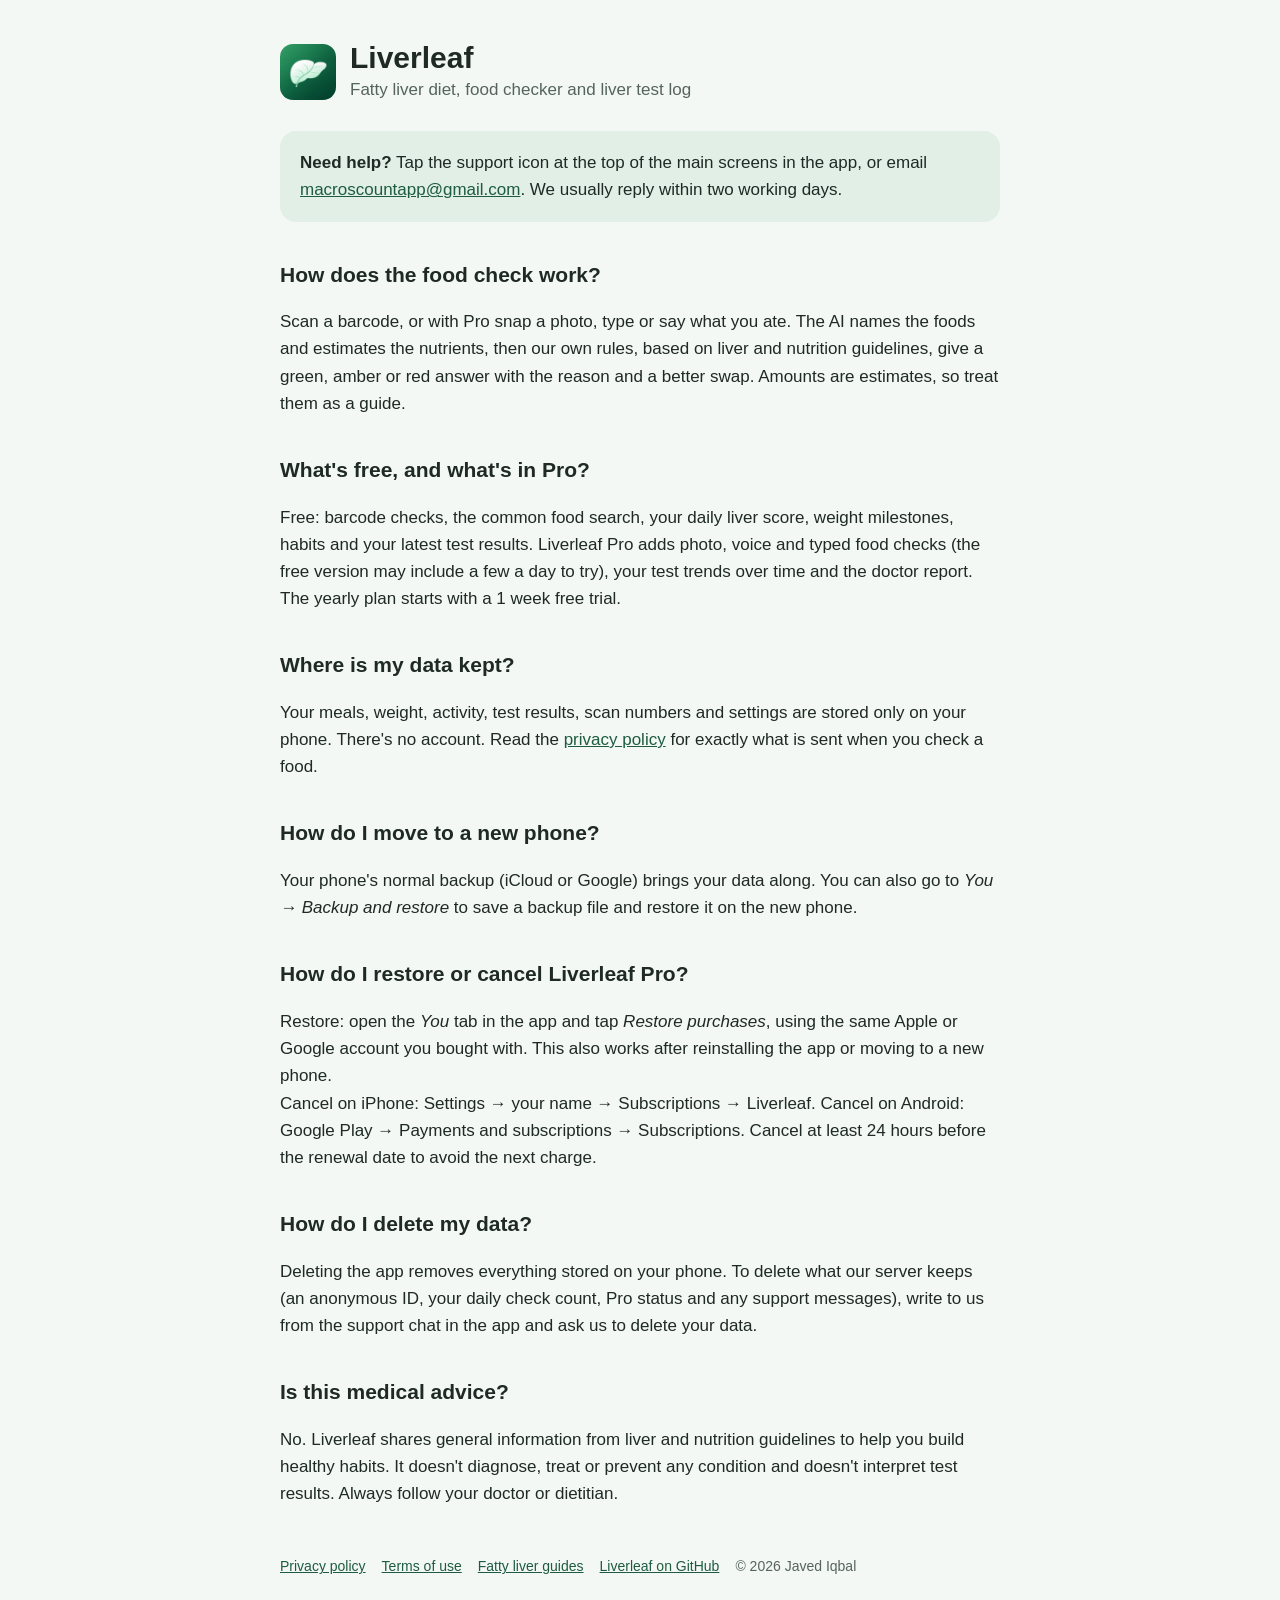
<file: index.html>
<!doctype html><html lang="en"><head><meta charset="utf-8"><meta name="viewport" content="width=device-width,initial-scale=1">
<title>Liverleaf Support</title><meta name="description" content="Help and contact for Liverleaf: Fatty Liver Diet.">
<link rel="icon" href="icon.png"><link rel="stylesheet" href="style.css"></head><body><main>
<header><img src="icon.png" alt=""><div><h1>Liverleaf</h1><div class="muted">Fatty liver diet, food checker and liver test log</div></div></header>

<div class="card soft"><strong>Need help?</strong> Tap the support icon at the top of the main screens in the app, or email
<a href="mailto:macroscountapp@gmail.com">macroscountapp@gmail.com</a>. We usually reply within two working days.</div>

<h2>How does the food check work?</h2>
<p>Scan a barcode, or with Pro snap a photo, type or say what you ate. The AI names the foods and estimates the nutrients, then our own rules, based on liver and nutrition guidelines, give a green, amber or red answer with the reason and a better swap. Amounts are estimates, so treat them as a guide.</p>

<h2>What's free, and what's in Pro?</h2>
<p>Free: barcode checks, the common food search, your daily liver score, weight milestones, habits and your latest test results. Liverleaf Pro adds photo, voice and typed food checks (the free version may include a few a day to try), your test trends over time and the doctor report. The yearly plan starts with a 1 week free trial.</p>

<h2>Where is my data kept?</h2>
<p>Your meals, weight, activity, test results, scan numbers and settings are stored only on your phone. There's no account. Read the <a href="privacy/">privacy policy</a> for exactly what is sent when you check a food.</p>

<h2>How do I move to a new phone?</h2>
<p>Your phone's normal backup (iCloud or Google) brings your data along. You can also go to <em>You → Backup and restore</em> to save a backup file and restore it on the new phone.</p>

<h2>How do I restore or cancel Liverleaf Pro?</h2>
<p>Restore: open the <em>You</em> tab in the app and tap <em>Restore purchases</em>, using the same Apple or Google account you bought with. This also works after reinstalling the app or moving to a new phone.<br>
Cancel on iPhone: Settings → your name → Subscriptions → Liverleaf. Cancel on Android: Google Play → Payments and subscriptions → Subscriptions. Cancel at least 24 hours before the renewal date to avoid the next charge.</p>

<h2>How do I delete my data?</h2>
<p>Deleting the app removes everything stored on your phone. To delete what our server keeps (an anonymous ID, your daily check count, Pro status and any support messages), write to us from the support chat in the app and ask us to delete your data.</p>

<h2>Is this medical advice?</h2>
<p>No. Liverleaf shares general information from liver and nutrition guidelines to help you build healthy habits. It doesn't diagnose, treat or prevent any condition and doesn't interpret test results. Always follow your doctor or dietitian.</p>

<footer><a href="privacy/">Privacy policy</a><a href="https://www.apple.com/legal/internet-services/itunes/dev/stdeula/">Terms of use</a><a href="https://health.dailyappslab.com/liver-tracker/">Fatty liver guides</a><a href="https://github.com/dailyappslab/liverleaf">Liverleaf on GitHub</a><span>© 2026 Javed Iqbal</span></footer>
</main></body></html>
</file>
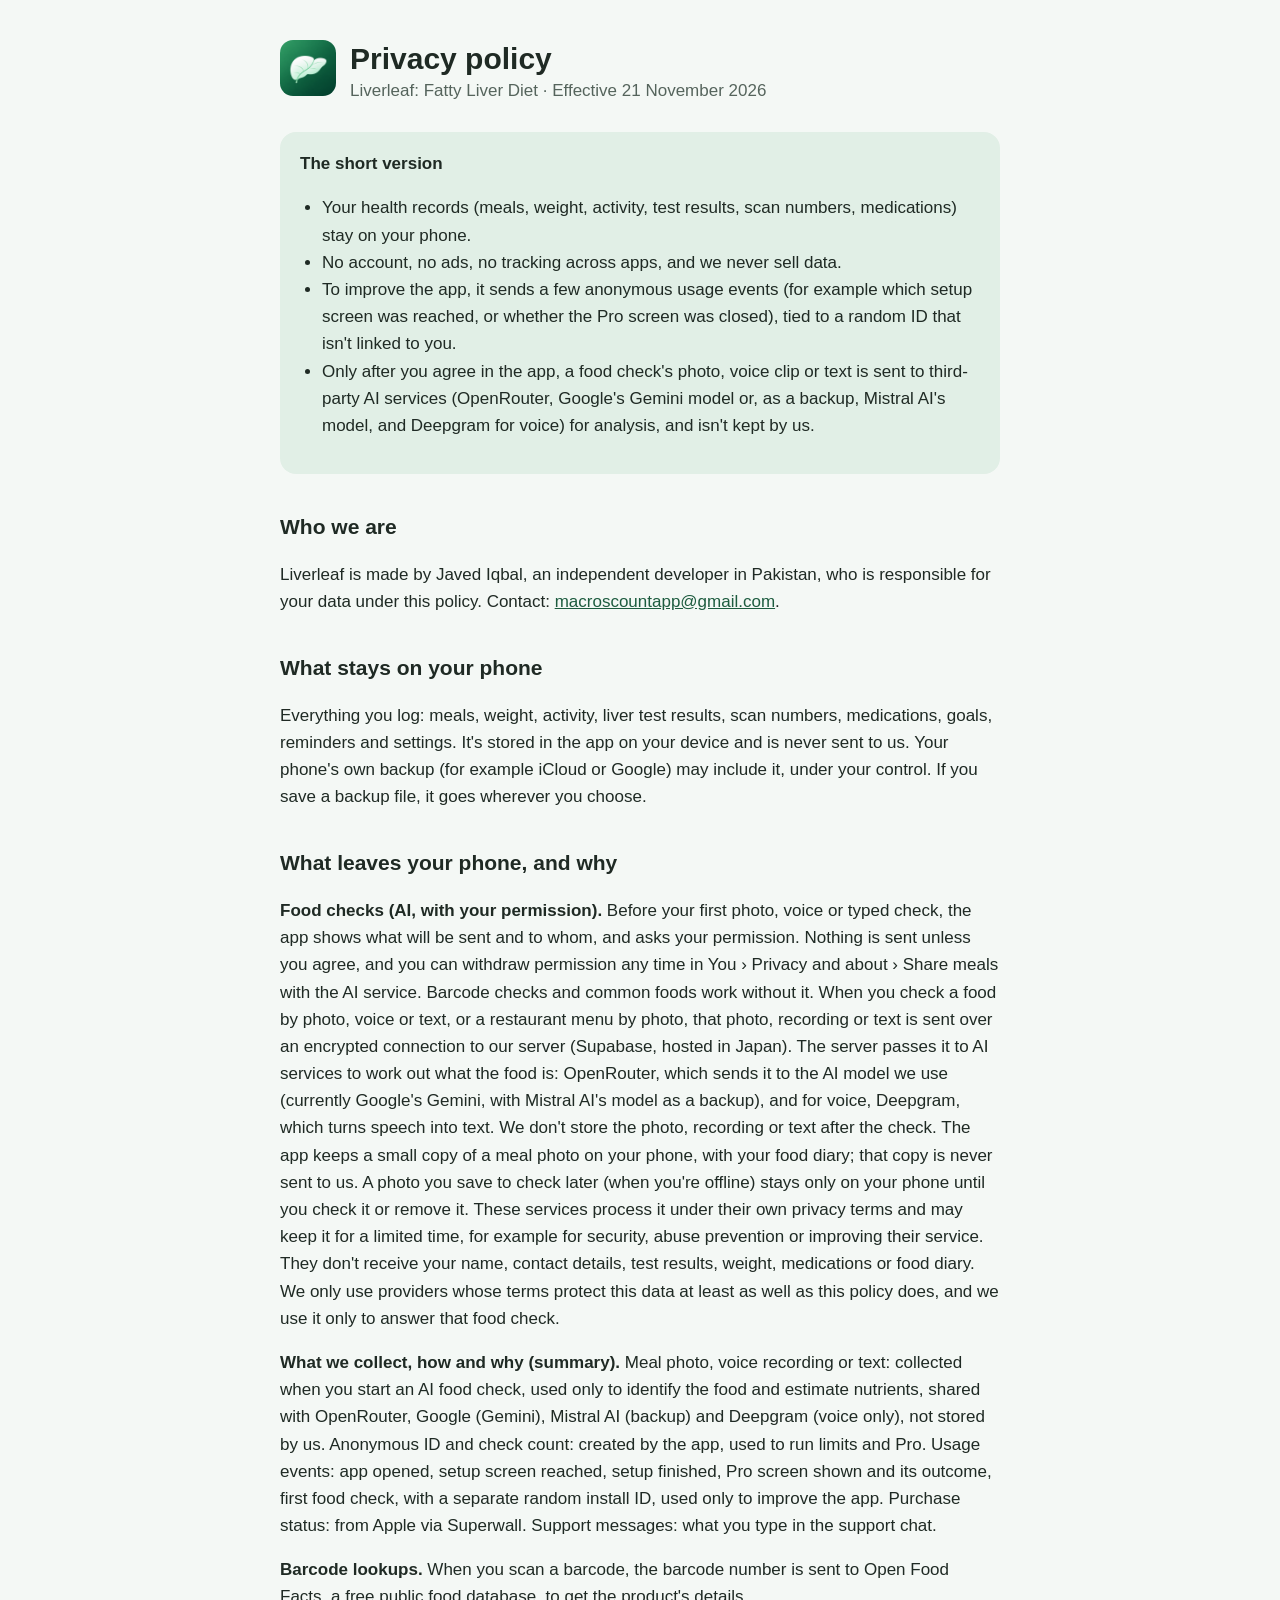
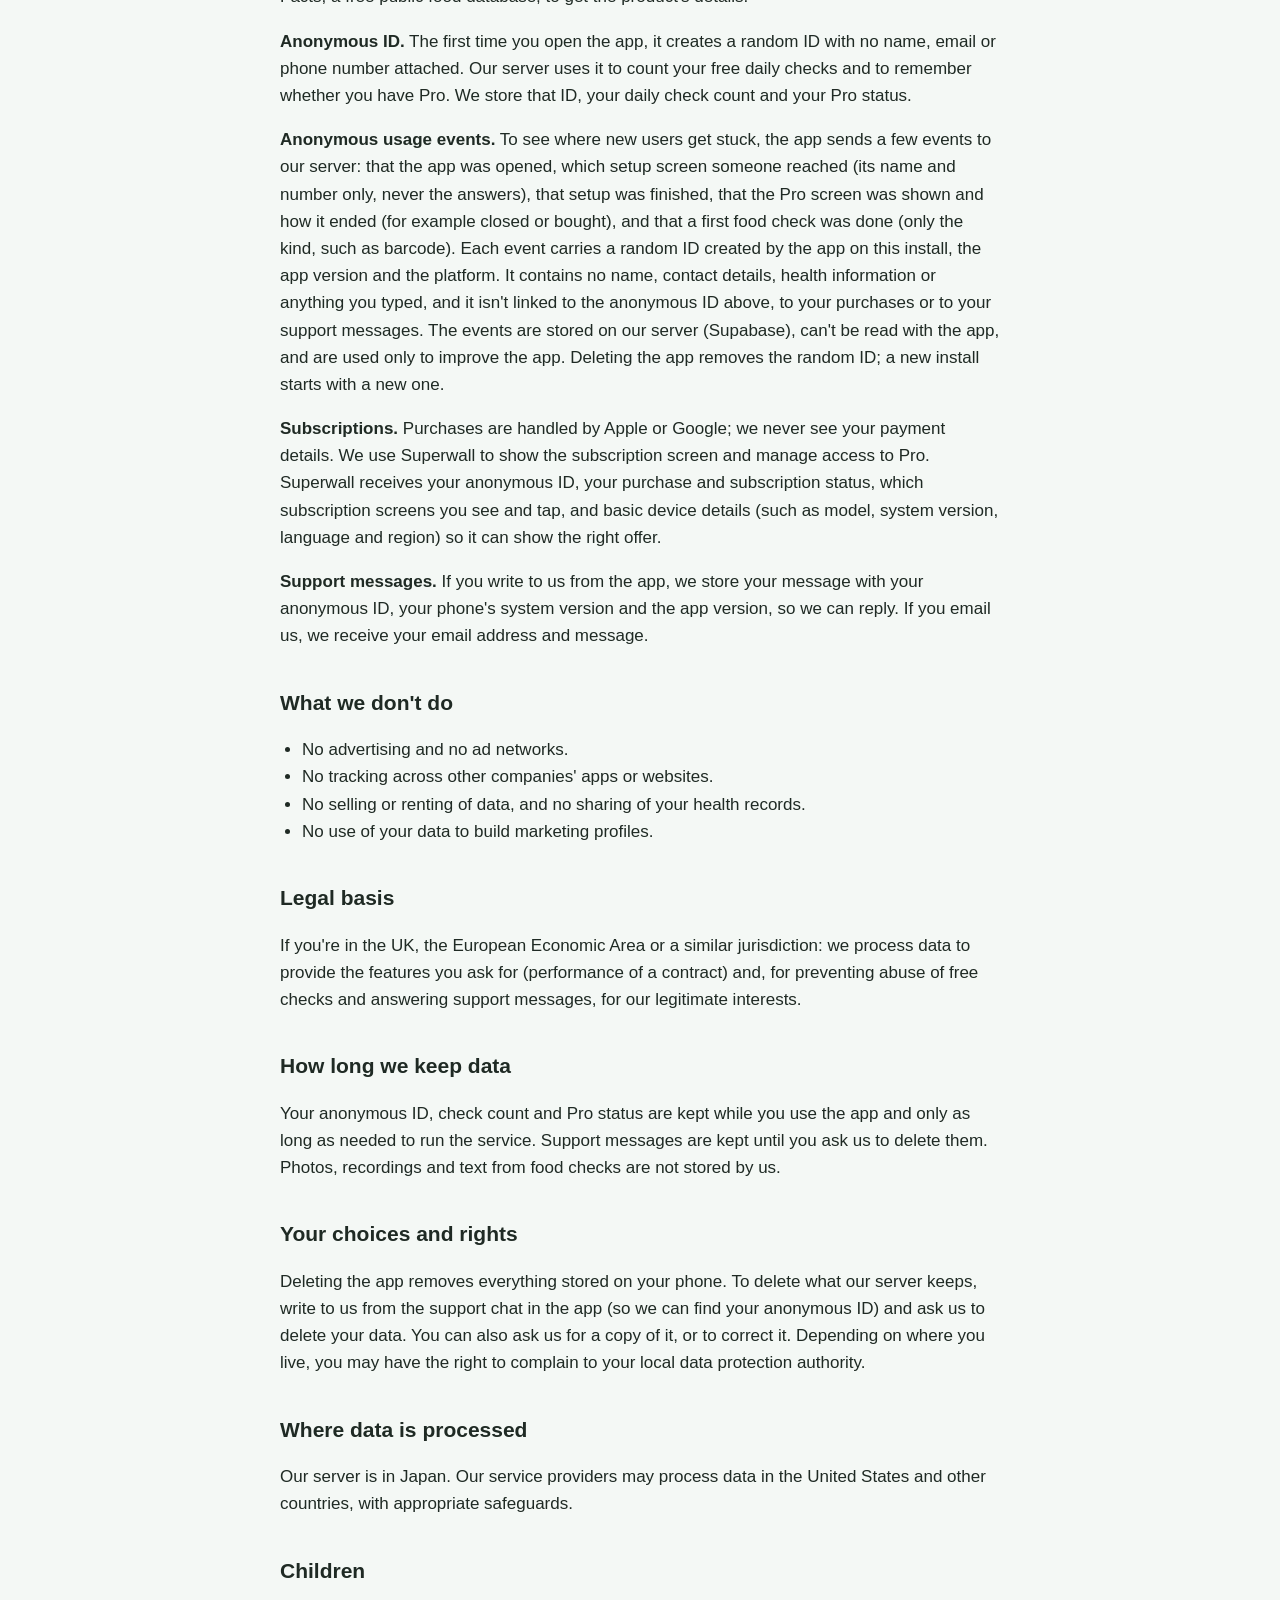
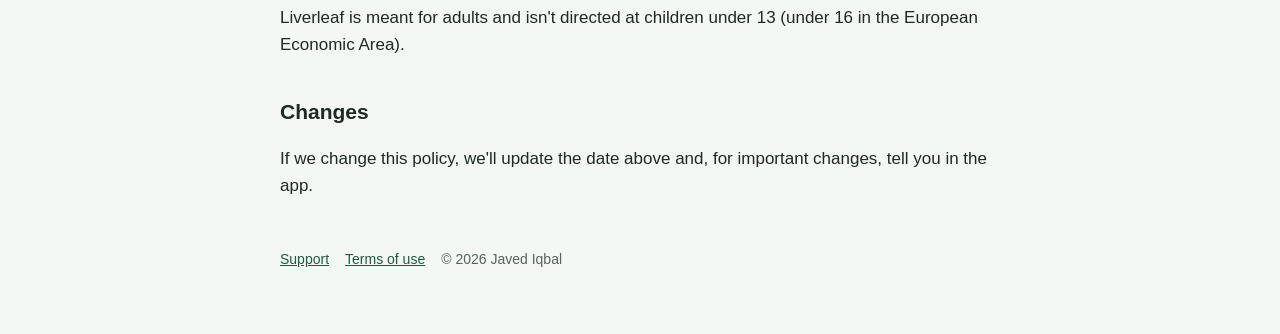
<file: privacy/index.html>
<!doctype html><html lang="en"><head><meta charset="utf-8"><meta name="viewport" content="width=device-width,initial-scale=1">
<title>Liverleaf Privacy Policy</title><meta name="description" content="How Liverleaf handles your data.">
<link rel="icon" href="../icon.png"><link rel="stylesheet" href="../style.css"></head><body><main>
<header><a href="../"><img src="../icon.png" alt=""></a><div><h1>Privacy policy</h1><div class="muted">Liverleaf: Fatty Liver Diet · Effective 21 November 2026</div></div></header>

<div class="card soft"><strong>The short version</strong>
<ul><li>Your health records (meals, weight, activity, test results, scan numbers, medications) stay on your phone.</li>
<li>No account, no ads, no tracking across apps, and we never sell data.</li>
<li>To improve the app, it sends a few anonymous usage events (for example which setup screen was reached, or whether the Pro screen was closed), tied to a random ID that isn't linked to you.</li>
<li>Only after you agree in the app, a food check's photo, voice clip or text is sent to third-party AI services (OpenRouter, Google's Gemini model or, as a backup, Mistral AI's model, and Deepgram for voice) for analysis, and isn't kept by us.</li></ul></div>

<h2>Who we are</h2>
<p>Liverleaf is made by Javed Iqbal, an independent developer in Pakistan, who is responsible for your data under this policy. Contact: <a href="mailto:macroscountapp@gmail.com">macroscountapp@gmail.com</a>.</p>

<h2>What stays on your phone</h2>
<p>Everything you log: meals, weight, activity, liver test results, scan numbers, medications, goals, reminders and settings. It's stored in the app on your device and is never sent to us. Your phone's own backup (for example iCloud or Google) may include it, under your control. If you save a backup file, it goes wherever you choose.</p>

<h2>What leaves your phone, and why</h2>
<p><strong>Food checks (AI, with your permission).</strong> Before your first photo, voice or typed check, the app shows what will be sent and to whom, and asks your permission. Nothing is sent unless you agree, and you can withdraw permission any time in You › Privacy and about › Share meals with the AI service. Barcode checks and common foods work without it. When you check a food by photo, voice or text, or a restaurant menu by photo, that photo, recording or text is sent over an encrypted connection to our server (Supabase, hosted in Japan). The server passes it to AI services to work out what the food is: OpenRouter, which sends it to the AI model we use (currently Google's Gemini, with Mistral AI's model as a backup), and for voice, Deepgram, which turns speech into text. We don't store the photo, recording or text after the check. The app keeps a small copy of a meal photo on your phone, with your food diary; that copy is never sent to us. A photo you save to check later (when you're offline) stays only on your phone until you check it or remove it. These services process it under their own privacy terms and may keep it for a limited time, for example for security, abuse prevention or improving their service. They don't receive your name, contact details, test results, weight, medications or food diary. We only use providers whose terms protect this data at least as well as this policy does, and we use it only to answer that food check.</p>
<p><strong>What we collect, how and why (summary).</strong> Meal photo, voice recording or text: collected when you start an AI food check, used only to identify the food and estimate nutrients, shared with OpenRouter, Google (Gemini), Mistral AI (backup) and Deepgram (voice only), not stored by us. Anonymous ID and check count: created by the app, used to run limits and Pro. Usage events: app opened, setup screen reached, setup finished, Pro screen shown and its outcome, first food check, with a separate random install ID, used only to improve the app. Purchase status: from Apple via Superwall. Support messages: what you type in the support chat.</p>
<p><strong>Barcode lookups.</strong> When you scan a barcode, the barcode number is sent to Open Food Facts, a free public food database, to get the product's details.</p>
<p><strong>Anonymous ID.</strong> The first time you open the app, it creates a random ID with no name, email or phone number attached. Our server uses it to count your free daily checks and to remember whether you have Pro. We store that ID, your daily check count and your Pro status.</p>
<p><strong>Anonymous usage events.</strong> To see where new users get stuck, the app sends a few events to our server: that the app was opened, which setup screen someone reached (its name and number only, never the answers), that setup was finished, that the Pro screen was shown and how it ended (for example closed or bought), and that a first food check was done (only the kind, such as barcode). Each event carries a random ID created by the app on this install, the app version and the platform. It contains no name, contact details, health information or anything you typed, and it isn't linked to the anonymous ID above, to your purchases or to your support messages. The events are stored on our server (Supabase), can't be read with the app, and are used only to improve the app. Deleting the app removes the random ID; a new install starts with a new one.</p>
<p><strong>Subscriptions.</strong> Purchases are handled by Apple or Google; we never see your payment details. We use Superwall to show the subscription screen and manage access to Pro. Superwall receives your anonymous ID, your purchase and subscription status, which subscription screens you see and tap, and basic device details (such as model, system version, language and region) so it can show the right offer.</p>
<p><strong>Support messages.</strong> If you write to us from the app, we store your message with your anonymous ID, your phone's system version and the app version, so we can reply. If you email us, we receive your email address and message.</p>

<h2>What we don't do</h2>
<ul><li>No advertising and no ad networks.</li><li>No tracking across other companies' apps or websites.</li>
<li>No selling or renting of data, and no sharing of your health records.</li><li>No use of your data to build marketing profiles.</li></ul>

<h2>Legal basis</h2>
<p>If you're in the UK, the European Economic Area or a similar jurisdiction: we process data to provide the features you ask for (performance of a contract) and, for preventing abuse of free checks and answering support messages, for our legitimate interests.</p>

<h2>How long we keep data</h2>
<p>Your anonymous ID, check count and Pro status are kept while you use the app and only as long as needed to run the service. Support messages are kept until you ask us to delete them. Photos, recordings and text from food checks are not stored by us.</p>

<h2>Your choices and rights</h2>
<p>Deleting the app removes everything stored on your phone. To delete what our server keeps, write to us from the support chat in the app (so we can find your anonymous ID) and ask us to delete your data. You can also ask us for a copy of it, or to correct it. Depending on where you live, you may have the right to complain to your local data protection authority.</p>

<h2>Where data is processed</h2>
<p>Our server is in Japan. Our service providers may process data in the United States and other countries, with appropriate safeguards.</p>

<h2>Children</h2>
<p>Liverleaf is meant for adults and isn't directed at children under 13 (under 16 in the European Economic Area).</p>

<h2>Changes</h2>
<p>If we change this policy, we'll update the date above and, for important changes, tell you in the app.</p>

<footer><a href="../">Support</a><a href="https://www.apple.com/legal/internet-services/itunes/dev/stdeula/">Terms of use</a><span>© 2026 Javed Iqbal</span></footer>
</main></body></html>
</file>
<file: style.css>
:root{--bg:#F4F8F5;--card:#fff;--text:#1F2A24;--muted:#55645C;--brand:#1D5C3F;--soft:#E1EFE6;--border:#DCE4DE}
@media (prefers-color-scheme:dark){:root{--bg:#0E1411;--card:#161E1A;--text:#E8EFEA;--muted:#A6B4AC;--brand:#57BD86;--soft:#1A3426;--border:#2B3731}}
*{box-sizing:border-box}body{margin:0;background:var(--bg);color:var(--text);font:17px/1.6 -apple-system,BlinkMacSystemFont,"Segoe UI",Roboto,sans-serif}
main{max-width:760px;margin:0 auto;padding:40px 20px 64px}
header{display:flex;align-items:center;gap:14px;margin-bottom:28px}header img{width:56px;height:56px;border-radius:13px}
header a{color:inherit;text-decoration:none}h1{font-size:30px;line-height:1.2;margin:0}h2{font-size:21px;margin:36px 0 8px}
p,li{color:var(--text)}.muted{color:var(--muted)}a{color:var(--brand)}
.card{background:var(--card);border:1px solid var(--border);border-radius:16px;padding:18px 20px;margin:16px 0}
.soft{background:var(--soft);border:none}ul{padding-left:22px}footer{margin-top:48px;font-size:14px;color:var(--muted)}
footer a{margin-right:16px}
</file>
